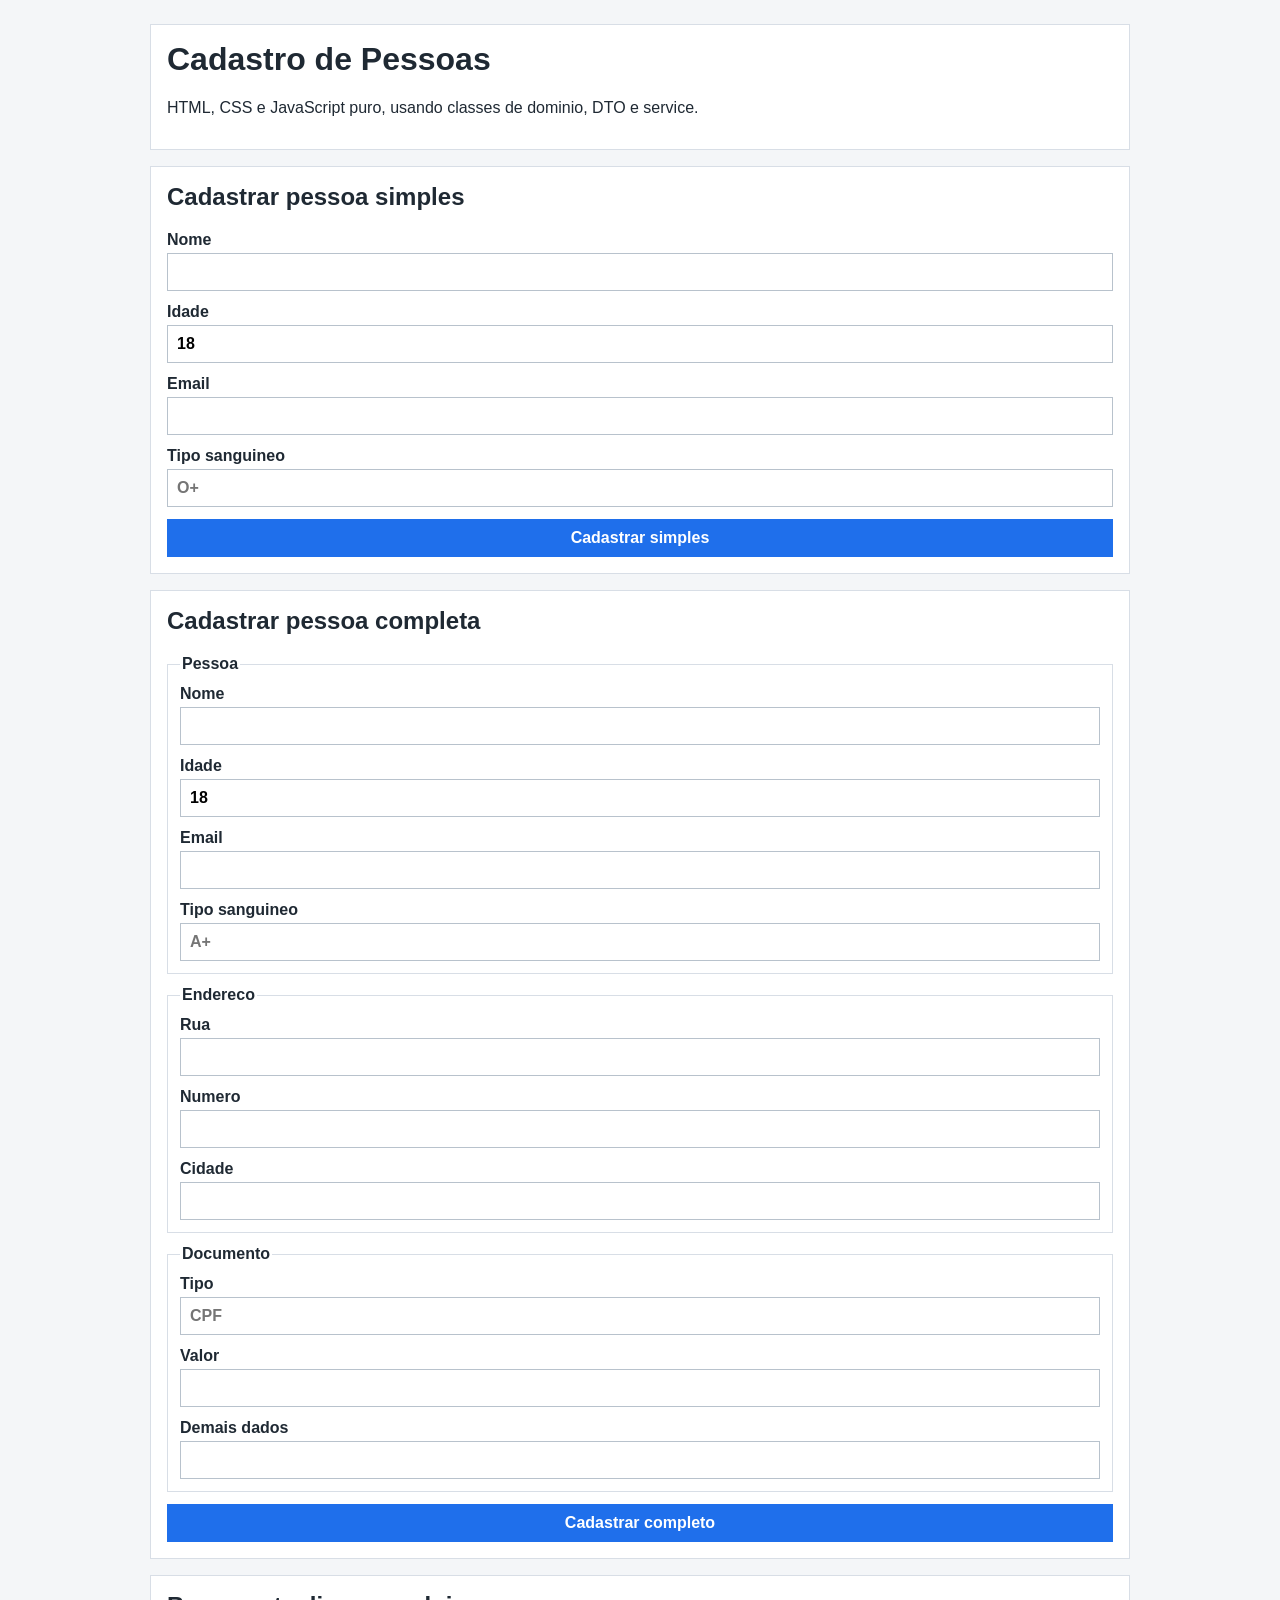
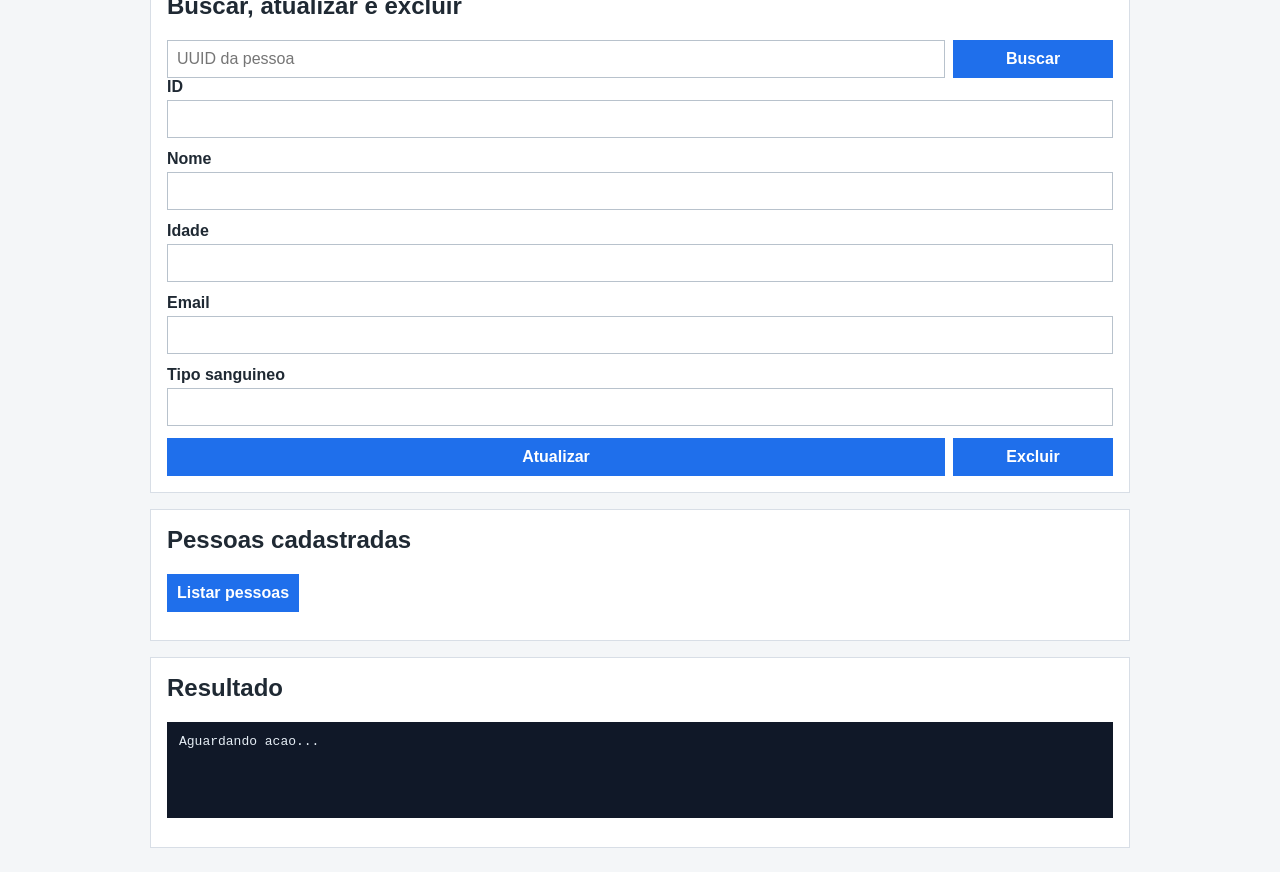
<file: frontend/index.html>
<!DOCTYPE html>
<html lang="pt-BR">

<head>
    <meta charset="UTF-8">
    <meta name="viewport" content="width=device-width, initial-scale=1.0">
    <title>Cadastro de Pessoas</title>
    <link rel="stylesheet" href="css/style.css">
</head>

<body>
    <main class="container">
        <header>
            <h1>Cadastro de Pessoas</h1>
            <p>HTML, CSS e JavaScript puro, usando classes de dominio, DTO e service.</p>
        </header>

        <section>
            <h2>Cadastrar pessoa simples</h2>
            <form id="formPessoaSimples">
                <label>Nome
                    <input id="simplesNome" required>
                </label>

                <label>Idade
                    <input id="simplesIdade" type="number" min="18" max="99" value="18" required>
                </label>

                <label>Email
                    <input id="simplesEmail" type="email" required>
                </label>

                <label>Tipo sanguineo
                    <input id="simplesTipoSanguineo" placeholder="O+">
                </label>

                <button type="submit">Cadastrar simples</button>
            </form>
        </section>

        <section>
            <h2>Cadastrar pessoa completa</h2>
            <form id="formPessoaCompleta">
                <fieldset>
                    <legend>Pessoa</legend>
                    <label>Nome
                        <input id="completoNome" required>
                    </label>

                    <label>Idade
                        <input id="completoIdade" type="number" min="18" max="99" value="18" required>
                    </label>

                    <label>Email
                        <input id="completoEmail" type="email" required>
                    </label>

                    <label>Tipo sanguineo
                        <input id="completoTipoSanguineo" placeholder="A+">
                    </label>
                </fieldset>

                <fieldset>
                    <legend>Endereco</legend>
                    <label>Rua
                        <input id="enderecoRua">
                    </label>

                    <label>Numero
                        <input id="enderecoNumero">
                    </label>

                    <label>Cidade
                        <input id="enderecoCidade">
                    </label>
                </fieldset>

                <fieldset>
                    <legend>Documento</legend>
                    <label>Tipo
                        <input id="documentoTipo" placeholder="CPF">
                    </label>

                    <label>Valor
                        <input id="documentoValor">
                    </label>

                    <label>Demais dados
                        <input id="documentoDemaisDados">
                    </label>
                </fieldset>

                <button type="submit">Cadastrar completo</button>
            </form>
        </section>

        <section>
            <h2>Buscar, atualizar e excluir</h2>
            <form id="formBuscarPessoa" class="linha">
                <input id="buscarId" placeholder="UUID da pessoa" required>
                <button type="submit">Buscar</button>
            </form>

            <form id="formAtualizarPessoa">
                <label>ID
                    <input id="atualizarId" required>
                </label>

                <label>Nome
                    <input id="atualizarNome" required>
                </label>

                <label>Idade
                    <input id="atualizarIdade" type="number" min="18" max="99" required>
                </label>

                <label>Email
                    <input id="atualizarEmail" type="email" required>
                </label>

                <label>Tipo sanguineo
                    <input id="atualizarTipoSanguineo">
                </label>

                <div class="linha">
                    <button type="submit">Atualizar</button>
                    <button type="button" id="btnExcluir">Excluir</button>
                </div>
            </form>
        </section>

        <section>
            <h2>Pessoas cadastradas</h2>
            <button id="btnListar" type="button">Listar pessoas</button>
            <div id="listaPessoas" class="lista"></div>
        </section>

        <section>
            <h2>Resultado</h2>
            <pre id="resultado">Aguardando acao...</pre>
        </section>
    </main>

    <script type="module" src="js/app.js"></script>
</body>

</html>
</file>
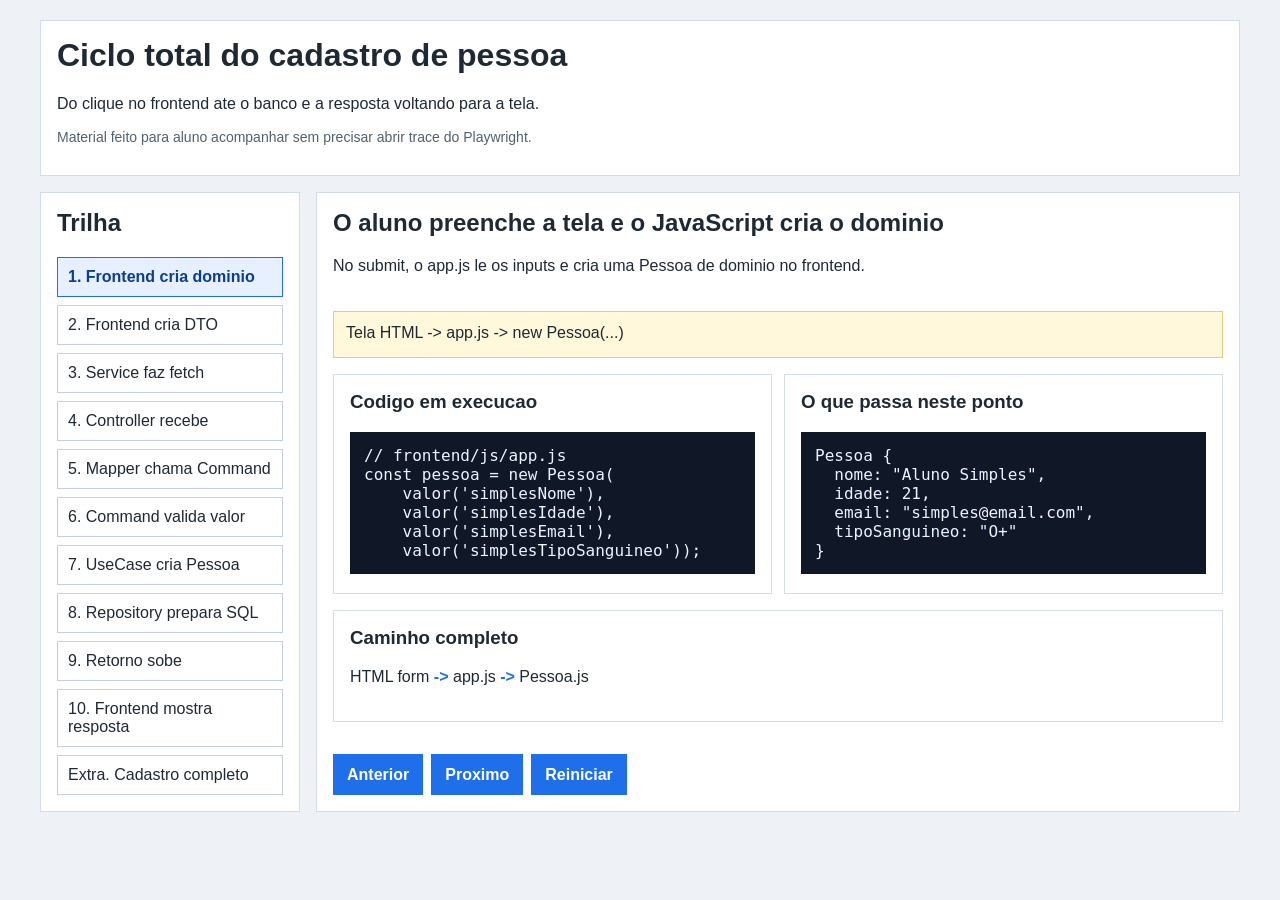
<file: docs/aulas/ciclo-total-cadastro-pessoa.html>
<!DOCTYPE html>
<html lang="pt-BR">

<head>
    <meta charset="UTF-8">
    <meta name="viewport" content="width=device-width, initial-scale=1.0">
    <title>Ciclo total - Cadastro de Pessoa</title>
    <style>
        * {
            box-sizing: border-box;
        }

        body {
            margin: 0;
            background: #eef2f7;
            color: #1f2933;
            font-family: Arial, sans-serif;
        }

        main {
            width: min(1200px, calc(100% - 32px));
            margin: 20px auto;
        }

        header,
        section,
        .caixa {
            background: #ffffff;
            border: 1px solid #d4dce7;
            padding: 16px;
        }

        header {
            margin-bottom: 16px;
        }

        h1,
        h2,
        h3,
        p {
            margin-top: 0;
        }

        .layout {
            display: grid;
            gap: 16px;
            grid-template-columns: 260px 1fr;
        }

        .trilha {
            display: grid;
            gap: 8px;
        }

        .passo {
            border: 1px solid #c5cedb;
            padding: 10px;
        }

        .passo.ativo {
            background: #e7f0ff;
            border-color: #1f6feb;
            color: #0b3d91;
            font-weight: bold;
        }

        .painel {
            display: grid;
            gap: 16px;
        }

        .grid {
            display: grid;
            gap: 12px;
            grid-template-columns: 1fr 1fr;
        }

        pre {
            background: #101828;
            color: #edf4ff;
            margin: 0;
            overflow: auto;
            padding: 14px;
            white-space: pre-wrap;
        }

        code {
            font-family: Consolas, monospace;
        }

        .seta {
            color: #1f6feb;
            font-weight: bold;
        }

        .botoes {
            display: flex;
            gap: 8px;
            margin-top: 16px;
        }

        button {
            background: #1f6feb;
            border: 0;
            color: #ffffff;
            cursor: pointer;
            font: inherit;
            font-weight: bold;
            padding: 10px 14px;
        }

        .legenda {
            background: #fff8db;
            border: 1px solid #e6cf72;
            padding: 12px;
        }

        .mini {
            color: #52606d;
            font-size: 14px;
        }

        @media (max-width: 900px) {
            .layout,
            .grid {
                grid-template-columns: 1fr;
            }
        }
    </style>
</head>

<body>
    <main>
        <header>
            <h1>Ciclo total do cadastro de pessoa</h1>
            <p>Do clique no frontend ate o banco e a resposta voltando para a tela.</p>
            <p class="mini">Material feito para aluno acompanhar sem precisar abrir trace do Playwright.</p>
        </header>

        <div class="layout">
            <aside class="caixa">
                <h2>Trilha</h2>
                <div id="trilha" class="trilha"></div>
            </aside>

            <section class="painel">
                <div>
                    <h2 id="titulo"></h2>
                    <p id="explicacao"></p>
                </div>

                <div class="legenda" id="resumo"></div>

                <div class="grid">
                    <div class="caixa">
                        <h3>Codigo em execucao</h3>
                        <pre><code id="codigo"></code></pre>
                    </div>

                    <div class="caixa">
                        <h3>O que passa neste ponto</h3>
                        <pre><code id="dados"></code></pre>
                    </div>
                </div>

                <div class="caixa">
                    <h3>Caminho completo</h3>
                    <p id="caminho"></p>
                </div>

                <div class="botoes">
                    <button id="anterior" type="button">Anterior</button>
                    <button id="proximo" type="button">Proximo</button>
                    <button id="reiniciar" type="button">Reiniciar</button>
                </div>
            </section>
        </div>
    </main>

    <script>
        const passos = [
            {
                nome: '1. Frontend cria dominio',
                titulo: 'O aluno preenche a tela e o JavaScript cria o dominio',
                explicacao: 'No submit, o app.js le os inputs e cria uma Pessoa de dominio no frontend.',
                resumo: 'Tela HTML -> app.js -> new Pessoa(...)',
                codigo: `// frontend/js/app.js
const pessoa = new Pessoa(
    valor('simplesNome'),
    valor('simplesIdade'),
    valor('simplesEmail'),
    valor('simplesTipoSanguineo'));`,
                dados: `Pessoa {
  nome: "Aluno Simples",
  idade: 21,
  email: "simples@email.com",
  tipoSanguineo: "O+"
}`,
                caminho: ['HTML form', 'app.js', 'Pessoa.js']
            },
            {
                nome: '2. Frontend cria DTO',
                titulo: 'Dominio vira DTO de request',
                explicacao: 'O DTO representa exatamente o JSON que a API espera receber.',
                resumo: 'Pessoa -> CadastroPessoaRequest',
                codigo: `// frontend/js/dto/CadastroPessoaRequest.js
export class CadastroPessoaRequest {
    constructor(pessoa) {
        this.nome = pessoa.nome;
        this.idade = pessoa.idade;
        this.email = pessoa.email;
        this.tipoSanguineo = pessoa.tipoSanguineo;
    }
}`,
                dados: `{
  "nome": "Aluno Simples",
  "idade": 21,
  "email": "simples@email.com",
  "tipoSanguineo": "O+"
}`,
                caminho: ['Pessoa.js', 'CadastroPessoaRequest.js']
            },
            {
                nome: '3. Service faz fetch',
                titulo: 'Service envia o payload para o endpoint',
                explicacao: 'PessoaService usa fetch. O JSON sai do navegador para o backend Spring Boot.',
                resumo: 'POST http://localhost:8080/api/pessoas',
                codigo: `// frontend/js/service/PessoaService.js
async cadastrarSimples(request) {
    return this.enviarJson('', 'POST', request);
}

const response = await fetch(this.baseUrl + caminho, opcoes);`,
                dados: `POST /api/pessoas
Content-Type: application/json

{
  "nome": "Aluno Simples",
  "idade": 21,
  "email": "simples@email.com",
  "tipoSanguineo": "O+"
}`,
                caminho: ['PessoaService.js', 'HTTP POST', '/api/pessoas']
            },
            {
                nome: '4. Controller recebe',
                titulo: 'Spring desserializa o JSON no DTO Java',
                explicacao: '@RequestBody pega o JSON e monta um CadastroPessoaRequest no Java.',
                resumo: 'JSON -> CadastroPessoaRequest',
                codigo: `// PessoaController.java
@PostMapping
public ResponseEntity<CadastroPessoaResponse> cadastrar(
        @RequestBody CadastroPessoaRequest cadastroPessoaRequest) {

    CadastroPessoaResponse cadastroPessoaResponse =
        new PessoaRequestMapper().toCommand(cadastroPessoaRequest);

    return ResponseEntity.ok(cadastroPessoaResponse);
}`,
                dados: `CadastroPessoaRequest {
  nome = "Aluno Simples"
  idade = 21
  email = "simples@email.com"
  tipoSanguineo = "O+"
}`,
                caminho: ['HTTP POST', 'PessoaController.cadastrar', '@RequestBody DTO']
            },
            {
                nome: '5. Mapper chama Command',
                titulo: 'Mapper passa o DTO para o command',
                explicacao: 'O mapper ainda esta simples e rustico: cria o command e repassa os campos.',
                resumo: 'CadastroPessoaRequest -> CadastrarPessoaCommand',
                codigo: `// PessoaRequestMapper.java
CadastrarPessoaCommand cadastrarPessoaCommand =
    new CadastrarPessoaCommand();

CadastroPessoaResponse cadastroPessoaResponse =
    cadastrarPessoaCommand.CadastrarPessoaCommand(
        request.getNome(),
        request.getIdade(),
        request.getEmail(),
        request.getTipoSanguineo());`,
                dados: `Parametros enviados:
nome = "Aluno Simples"
idade = 21
email = "simples@email.com"
tipoSanguineo = "O+"`,
                caminho: ['PessoaController', 'PessoaRequestMapper', 'CadastrarPessoaCommand']
            },
            {
                nome: '6. Command valida valor',
                titulo: 'Command cria value objects',
                explicacao: 'Aqui entram as classes de valor: NomePessoa, IdadePessoa e Email.',
                resumo: 'String/int -> Value Objects',
                codigo: `// CadastrarPessoaCommand.java
this.nomePessoa = new NomePessoa(nomePessoa);
this.idadePessoa = new IdadePessoa(idade != null ? idade : 18);
this.emailPessoa = new Email(email);
this.tipoSanguineo = tipoSanguineo;

cadastrarPessoaUseCase.executar(this);`,
                dados: `NomePessoa("Aluno Simples")
IdadePessoa(21)
Email("simples@email.com")
tipoSanguineo = "O+"`,
                caminho: ['CadastrarPessoaCommand', 'Value Objects', 'CadastrarPessoaUseCase']
            },
            {
                nome: '7. UseCase cria Pessoa',
                titulo: 'UseCase monta o dominio Java',
                explicacao: 'O caso de uso cria Pessoa e manda salvar no repository.',
                resumo: 'Command -> Pessoa -> Repository',
                codigo: `// CadastrarPessoaUseCase.java
Pessoa pessoa = new Pessoa(
    command.getNomePessoa(),
    command.getEmailPessoa());

pessoa.idade = command.getIdadePessoa();
pessoa.tipoSanguineo = command.getTipoSanguineo();

PessoaJdbcRepository pessoaRepository = new PessoaJdbcRepository();
pessoaRepository.insert(pessoa);`,
                dados: `Pessoa {
  id = UUID gerado
  nome = NomePessoa
  idade = IdadePessoa
  email = Email
  tipoSanguineo = "O+"
}`,
                caminho: ['UseCase', 'Pessoa.java', 'PessoaJdbcRepository.insert']
            },
            {
                nome: '8. Repository prepara SQL',
                titulo: 'Repository usa JDBC puro',
                explicacao: 'Nao tem JPA nem framework de banco. O codigo abre conexao e usa PreparedStatement.',
                resumo: 'Pessoa -> PreparedStatement -> PostgreSQL',
                codigo: `// PessoaJdbcRepository.java
private static final String INSERT =
    "INSERT INTO pessoa (id, nome, idade, email, tipo_sanguineo, status, criado_em)" +
    " VALUES (?, ?, ?, ?, ?, ?, ?)";

PreparedStatement ps = c.prepareStatement(INSERT);
ps.setObject(1, pessoa.id);
ps.setString(2, pessoa.nome.getValor());
ps.setInt(3, pessoa.idade.getValor());
ps.setString(4, pessoa.email.getValor());
ps.setString(5, pessoa.tipoSanguineo);
ps.executeUpdate();`,
                dados: `SQL executado:
INSERT INTO pessoa (...)
VALUES (
  uuid,
  'Aluno Simples',
  21,
  'simples@email.com',
  'O+',
  1,
  now
)`,
                caminho: ['Repository', 'ConexaoPostGreSQL', 'PreparedStatement', 'PostgreSQL']
            },
            {
                nome: '9. Retorno sobe',
                titulo: 'O retorno volta ate o controller',
                explicacao: 'Depois de salvar, o id fica no command e a response e montada.',
                resumo: 'Banco OK -> CadastroPessoaResponse',
                codigo: `// CadastrarPessoaCommand.java
CadastroPessoaResponse response = new CadastroPessoaResponse();
response.setId(this.id);
response.setNome(nomePessoa);
response.setIdade(this.idadePessoa.getValor());
response.setEmail(email);
response.setTipoSanguineo(tipoSanguineo);

return response;`,
                dados: `CadastroPessoaResponse {
  id: "uuid-da-pessoa",
  nome: "Aluno Simples",
  idade: 21,
  email: "simples@email.com",
  tipoSanguineo: "O+"
}`,
                caminho: ['PostgreSQL', 'Repository', 'UseCase', 'Command', 'Controller']
            },
            {
                nome: '10. Frontend mostra resposta',
                titulo: 'O JSON volta para o navegador',
                explicacao: 'O service recebe a resposta, app.js mostra no painel Resultado e pode listar novamente.',
                resumo: 'ResponseEntity.ok -> JSON -> app.js',
                codigo: `// PessoaService.js
const data = await response.json();
return new CadastroPessoaResponse(data);

// app.js
mostrarResultado(response);
await listarPessoas();`,
                dados: `HTTP 200 OK

{
  "id": "uuid-da-pessoa",
  "nome": "Aluno Simples",
  "idade": 21,
  "email": "simples@email.com",
  "tipoSanguineo": "O+"
}`,
                caminho: ['Controller', 'HTTP 200', 'PessoaService', 'app.js', 'Tela']
            },
            {
                nome: 'Extra. Cadastro completo',
                titulo: 'Fluxo completo com endereco e documento',
                explicacao: 'No endpoint /api/pessoas/completo o controller monta Pessoa, Endereco e Documento e salva tudo em transacao.',
                resumo: 'POST /api/pessoas/completo -> insertWithRelations',
                codigo: `// PessoaController.java
@PostMapping("/completo")
public ResponseEntity<CadastroPessoaResponse> cadastrarCompleto(
        @RequestBody CadastroPessoaCompletoRequest request) {

    Pessoa pessoa = criarPessoa(request);
    List<Endereco> enderecos = criarEnderecos(request.getEnderecos());
    List<Documento> documentos = criarDocumentos(request.getDocumentos());

    repository.insertWithRelations(pessoa, enderecos, documentos);
    return ResponseEntity.ok(toResponse(pessoa));
}`,
                dados: `{
  "nome": "Aluno Completo",
  "idade": 33,
  "email": "completo@email.com",
  "tipoSanguineo": "B+",
  "enderecos": [{ "rua": "Rua da Aula", "numero": "100", "cidade": "Mogi" }],
  "documentos": [{ "tipo": "CPF", "valor": "123", "demaisDados": "Principal" }]
}`,
                caminho: ['Frontend completo', '/api/pessoas/completo', 'Pessoa + Endereco + Documento', 'insertWithRelations', 'commit']
            }
        ];

        let indice = 0;

        const trilha = document.getElementById('trilha');
        const titulo = document.getElementById('titulo');
        const explicacao = document.getElementById('explicacao');
        const resumo = document.getElementById('resumo');
        const codigo = document.getElementById('codigo');
        const dados = document.getElementById('dados');
        const caminho = document.getElementById('caminho');

        function renderizar() {
            const passo = passos[indice];
            titulo.textContent = passo.titulo;
            explicacao.textContent = passo.explicacao;
            resumo.textContent = passo.resumo;
            codigo.textContent = passo.codigo;
            dados.textContent = passo.dados;
            caminho.innerHTML = passo.caminho.map((item) => `<span>${item}</span>`).join(' <span class="seta">-></span> ');

            trilha.innerHTML = '';
            passos.forEach((item, index) => {
                const div = document.createElement('div');
                div.className = 'passo' + (index === indice ? ' ativo' : '');
                div.textContent = item.nome;
                div.addEventListener('click', () => {
                    indice = index;
                    renderizar();
                });
                trilha.appendChild(div);
            });
        }

        document.getElementById('anterior').addEventListener('click', () => {
            indice = Math.max(0, indice - 1);
            renderizar();
        });

        document.getElementById('proximo').addEventListener('click', () => {
            indice = Math.min(passos.length - 1, indice + 1);
            renderizar();
        });

        document.getElementById('reiniciar').addEventListener('click', () => {
            indice = 0;
            renderizar();
        });

        renderizar();
    </script>
</body>

</html>
</file>
<file: frontend/css/style.css>
* {
    box-sizing: border-box;
}

body {
    margin: 0;
    background: #f4f6f8;
    color: #1f2933;
    font-family: Arial, sans-serif;
}

.container {
    width: min(980px, calc(100% - 24px));
    margin: 24px auto;
}

header,
section {
    background: #ffffff;
    border: 1px solid #d8dee6;
    margin-bottom: 16px;
    padding: 16px;
}

h1,
h2,
p {
    margin-top: 0;
}

form {
    display: grid;
    gap: 12px;
}

fieldset {
    border: 1px solid #d8dee6;
    display: grid;
    gap: 12px;
    margin: 0;
    padding: 12px;
}

legend {
    font-weight: bold;
}

label {
    display: grid;
    gap: 4px;
    font-weight: bold;
}

input,
button {
    border: 1px solid #b8c2cc;
    font: inherit;
    padding: 9px;
}

button {
    background: #1f6feb;
    border-color: #1f6feb;
    color: #ffffff;
    cursor: pointer;
    font-weight: bold;
}

button:hover {
    background: #1558bf;
}

.linha {
    display: grid;
    gap: 8px;
    grid-template-columns: 1fr 160px;
}

.lista {
    display: grid;
    gap: 8px;
    margin-top: 12px;
}

.item-pessoa {
    border: 1px solid #d8dee6;
    padding: 10px;
}

pre {
    background: #101828;
    color: #e5edf5;
    min-height: 96px;
    overflow: auto;
    padding: 12px;
    white-space: pre-wrap;
}

@media (max-width: 700px) {
    .linha {
        grid-template-columns: 1fr;
    }
}
</file>
